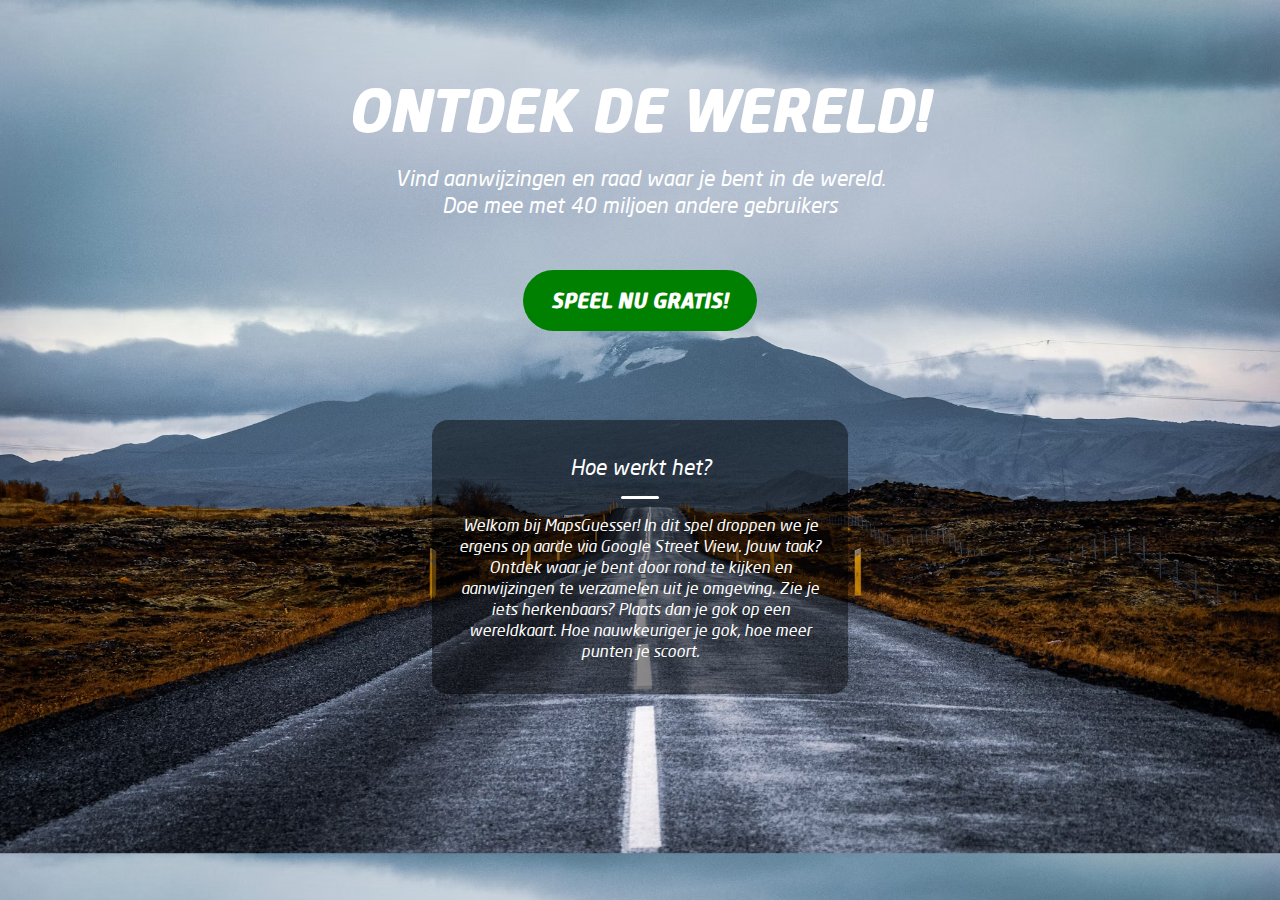
<file: index.html>
<!DOCTYPE html>
<html lang="en">
<head>
    <meta charset="UTF-8">
    <meta name="viewport" content="width=device-width, initial-scale=1.0">
    <title>quizaardijkskunde</title>
    <link rel="stylesheet" href="style.css">
</head>
<body class="bodyindex">
    <h1 class="h1play">ONTDEK DE WERELD!</h1>
    <h2 class="h2play">
        <span>Vind aanwijzingen en raad waar je bent in de wereld.</span>
        <span>Doe mee met 40 miljoen andere gebruikers</span>
    </h2>
    <div class="knopstart">
         <a class="speelhome" href="play.html">SPEEL NU GRATIS!</a>
    </div>

    <div class="review">
        <h2 class="h2play">Hoe werkt het?</h2>
        <hr>
        <p>Welkom bij MapsGuesser! In dit spel droppen we je ergens op aarde via Google Street View. Jouw taak? Ontdek waar je bent door rond te kijken en aanwijzingen te verzamelen uit je omgeving. Zie je iets herkenbaars? Plaats dan je gok op een wereldkaart. Hoe nauwkeuriger je gok, hoe meer punten je scoort.</p>
    </div>
     
    

 <script src="script.js"></script>
</body>
</html>
</file>
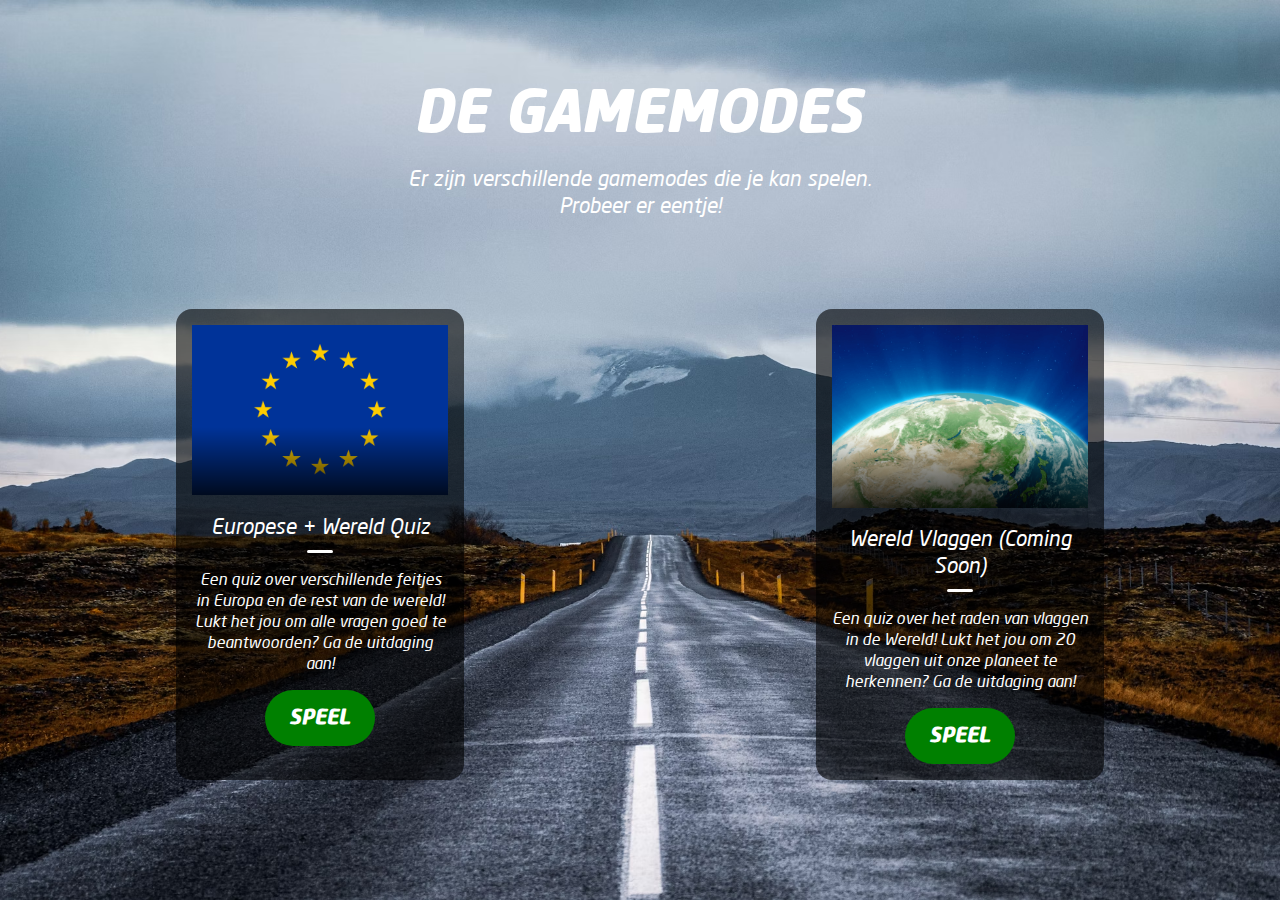
<file: play.html>
<!DOCTYPE html>
<html lang="en">
<head>
    <meta charset="UTF-8">
    <meta name="viewport" content="width=device-width, initial-scale=1.0">
    <title>quizaardijkskunde</title>
    <link rel="stylesheet" href="style.css">
</head>
<body class="bodyplay">

  <main class="main">
   
  <div class="allesplay">
    <h1 class="h1play">DE GAMEMODES</h1>
    <h2 class="h2play">
        <span>Er zijn verschillende gamemodes die je kan spelen.</span>
        <span>Probeer er eentje!</span>
    </h2>
  
    

    <div class="gamemodes">
      <div class="gamemode1">
        <div class="img-cover">
          <img class="img" src="images/european-union-g2dad2e24c_1280.png" alt="">
        </div>
        
        <h2 class="h2play">Europese + Wereld Quiz</h2>
        <hr>
        <p>Een quiz over verschillende feitjes in Europa en de rest van de wereld! Lukt het jou om alle vragen goed te beantwoorden? Ga de uitdaging aan!</p>
        <button class="speel">SPEEL</button>
      </div>

      <div class="gamemode1">
        <div class="img-cover">
          <img class="img" src="images/imageaarde.png" alt="">
        </div>
  
        <h2 class="h2play">Wereld Vlaggen (Coming Soon)</h2>
        <hr>
        <p>Een quiz over het raden van vlaggen in de Wereld! Lukt het jou om 20 vlaggen uit onze planeet te herkennen? Ga de uitdaging aan!</p>
        <button class="speel">SPEEL</button>
      </div>
    </div>
  </div>

  </main>

    <div class="popup-info">
      <h2 class="h2play">Quiz Uitleg</h2>
      <hr>
      <span class="info" >1. Deze vlaggen quiz test je op je kennis van vlaggen.</span>
      <span class="info" >2. Bij elke vraag krijg je een vlag te zien en vul je het land in</span>
      <span class="info" >3. De quiz omvat vragen over verschillende vlaggen van verschillende landen</span>
   

      <div class="button-groep">
        <button class="info-button exit-button">Verlaat Quiz</button>
        <a href="#" class="info-button doorgaan-button">Quiz Spelen</a>
      </div>
    </div>

    <section class="quiz-section">
      <div class="quiz-box">

      <h1 class="h1nieuw">Raad de vlag</h1>
      <img class="imgnieuw" id="flag" src="" alt="vlag van land">
      <input type="text" id="answer" placeholder="Typ land..">
      <button class="nieuwknopsubmit" id="submit">Antwoord</button>
      <a class="verlaatquiznieuw" href="play.html">Verlaat Quiz</a>
      <p id="result"></p>



 <script src="script.js"></script>
</body>
</html>
</file>
<file: style.css>
.bodyindex {
  margin: 0;
  background-image: url(images/photo-1613379293095-d81837c1502d.avif);
  background-size: cover;
  position: relative;

}

.bodyplay {
  margin: 0;
  background: black;
}

.mainquiz {
  background-image: url(images/wereldkaart.jpeg);
  background-size: cover;
  background-position: center;
  min-height: 100vh;
  transition: .3s ease;
  pointer-events: auto;
}



@font-face {
  font-family: 'lettertype';
  src: url(fonts/Core\ Sans\ M\ SC\ 65\ Bold\ Italic.ttf);

}

@font-face {
  font-family: 'lettertype2';
  src: url(fonts/Neo\ Sans\ Italic.ttf);

}

.h1play {
  font-family: 'lettertype';
  font-weight: bold;
  text-align: center;
  font-size: 370%;
  margin-bottom: 1%;
  color: white;
  margin-top: 0;
}

.h1quiz {
  font-family: 'lettertype';
  font-weight: bold;
  color: white;
  margin-top: 0;
}

h2 span {
  display: block;
}

.h2play {
  font-family: 'lettertype2';
  text-align: center;
  font-weight: 10;
  color: white;
  font-size: 130%;
  margin-bottom: 4%;

}

.knopstart {
  text-align: center;
}

.speelhome {
  width: 15%;
  min-width: 200px;
  background-color: green;
  font-family: 'lettertype';
  margin: 0 auto;
  display: flex;
  text-align: center;
  padding: 0.8em;
  border-radius: 1.8em;
  text-decoration: none;
  color: white;
  flex-direction: column;
  font-weight: 600;
  font-size: 130%;
  align-items: center;
  cursor: pointer;
}

.review {
  width: 30%;
  min-width: 170px;
  height: auto;
  padding: 1em;
  background-color: black;
  background-color: rgba(0, 0, 0, 0.45);
  border-radius: 1em;
  display: flex;
  margin: 0 auto;
  margin-top: 7%;
  display: block;
}

p {
  font-family: 'lettertype2';
  color: white;
  text-align: center;

}

.h2uitleg {
  font-size: 1.6em;
  font-weight: 590;
  margin-bottom: 0.6em;
}

hr {
  border: none;
  width: 10%;
  background-color: white;
  height: 0.2em;
  border-radius: 1em;




}


.image-container {
  position: relative;
  width: 100%;
  height: 50vh;
  background: linear-gradient(to bottom, rgba(0, 0, 0, 0) 0%, rgb(233, 229, 229)100%), url('images/photo-1613379293095-d81837c1502d.avif') no-repeat center center;
  background-size: cover;
}

.content-overlay {
  position: absolute;
  top: 0;
  left: 0;
  right: 0;
  bottom: 0;
  display: flex;
  flex-direction: column;
  justify-content: center;
  align-items: center;

}

.content-below {
  background-color: rgb(233, 229, 229);
  padding: 20px;
}

.gamemodes {
  display: flex;
  justify-content: space-between;

}

.gamemode1 {
  width: 20%;
  min-width: 140px;
  padding: 1em;
  background-color: rgba(0, 0, 0, 0.6);
  border-radius: 1em;
  margin: 0 auto;
  margin-top: 3%;
  position: relative;
}

.img-cover {
  display: block;
  width: 100%;
  position: relative;

}

.img-cover::after {
  content: '';
  position: absolute;
  left: 0;
  right: 0;
  bottom: 0;
  height: 40%;
  background: linear-gradient(to top,
      rgba(0, 0, 0, 0.8),
      transparent);

}

.img {
  height: auto;
  width: 100%;
  display: block;


}

.speel {
  width: 40%;
  min-width: 110px;
  background-color: green;
  font-family: 'lettertype';
  margin: 0 auto;
  display: flex;
  text-align: center;
  padding: 0.8em;
  border-radius: 1.8em;
  text-decoration: none;
  color: white;
  flex-direction: column;
  font-weight: 600;
  font-size: 130%;
  align-items: center;
  cursor: pointer;
  padding-top: 0.6em;
  border: none;

}

.speel:hover {
  background: rgb(114, 226, 114);
  box-shadow: none;
}

.popup-info {
  position: absolute;
  top: 50%;
  left: 50%;
  transform: translate(-50%, -50%) scale(.9);
  width: 20%;
  min-width: 275px;
  background-color: rgba(0, 0, 0, 0.6);
  border-radius: 1em;
  padding: 1em 1.5em;
  opacity: 0;
  pointer-events: none;
  transition: .3s ease;
}

.popup-info.active {
  opacity: 1;
  pointer-events: auto;
  transform: translate(-50%, -50%) scale(1);
}

.popup-info .info {
  display: inline-block;
  margin: 4px 0;
}

.popup-info .button-groep {
  display: flex;
  justify-content: space-between;
  align-items: center;
  margin: 5%;
}

.popup-info .button-groep .info-button {
  display: inline-flex;
  justify-content: center;
  align-items: center;
  width: 30%;
  height: 45px;
  background: green;
  border: 2px solid green;
  outline: none;
  border-radius: 0.5em;
  text-decoration: none;
  color: white;
  cursor: pointer;
  font-family: 'lettertype';
  font-weight: 600;
  transition: .7s;
  text-align: center;

}

.popup-info .button-groep .info-button:nth-child(1) {
  background: transparent;
}

.popup-info .button-groep .info-button:nth-child(1):hover {
  background: green;
  color: white;
}

.popup-info .button-groep .info-button:nth-child(2):hover {
  background: rgb(114, 226, 114);
}

span {
  color: white;
  font-family: 'lettertype2';
}

.main {
  background-image: url(images/photo-1613379293095-d81837c1502d.avif);
  background-size: cover;
  background-position: center;
  min-height: 100vh;
  transition: .3s ease;
  pointer-events: auto;
}

.main.active {
  filter: blur(15px);
  pointer-events: none;
}

.h1play {
  margin-top: 0;
  padding-top: 1.2em;
}

.container {
  height: 100vh;
  display: flex;
}


.allesplay {
  opacity: 1;
  visibility: visible;
  transition: opacity 2.2s ease, visibility 2.2s ease;
}

.allesplay.hidden {
  opacity: 0;
  visibility: hidden;
}

.quiz-section {
  position: absolute;
  top: 50%;
  left: 50%;
  transform: translate(-50%, -50%);
  width: 37%;
  min-width: 300px;
  background-color: rgba(0, 0, 0, 0.6);
  display: flex;
  justify-content: center;
  align-items: center;
  margin: 0 auto;
  border-radius: 1em;
  opacity: 0;
  pointer-events: none;
  transition: .3s ease;
}

.quiz-section.active {
  opacity: 1;
  pointer-events: auto;

}

.quiz-section .quiz-box {
  position: relative;
  width: 500px;
  background: transparent;
  border-radius: 6px;
  display: flex;
  flex-direction: column;
  padding: 40px 50px;
  opacity: 0;
  pointer-events: none;
  transform: scale(.9);
  transition: .3s ease;
  transition-delay: 0s;
}

.quiz-section .quiz-box.active {
  opacity: 1;
  pointer-events: auto;
  transform: scale(1);
  transition: .5s ease;
  transition-delay: .5s;
}

.quiz-box h1 {
  font-size: 32px;
  text-align: center;
  background: linear-gradient(55deg, transparent, green), transparent;
  border-radius: 6px;
}

.quiz-box .quiz-header {
  display: flex;
  justify-content: space-between;
  align-items: center;
  padding: 20px 0;
  border-bottom: 2px dashed;
  margin-bottom: 30px;
}

.quiz-header span {
  font-size: 18px;
  font-weight: 300;
}

.quiz-header .header-score {
  background: grey;
  border-radius: 6px;
  padding: 0.5em;
  text-align: center;
}

.quiz-box .question-text {
  font-size: 24px;
  font-weight: 600;
  color: white;
  font-family: 'lettertype2';
}

.option-list .option {
  width: 94%;
  padding: 12px;
  background: transparent;
  border: 2px solid rgba(255, 255, 255, .3);
  border-radius: 3px;
  font-size: 17px;
  margin: 15px 0;
  cursor: pointer;
  transition: .3s;
}

.option-list .option:hover {
  background: rgba(255, 255, 255, .1);
  border-color: rgba(255, 255, 255, .1);
}

.option-list .option.correct {
  background: transparent;
  color: #00a63d;
  border-color: #00a63d;
}

.option-list .option.fout {
  color: rgb(255, 40, 40);
  border-color: rgb(255, 40, 40);
}

.option-list .option.disabled {
  pointer-events: none;
}

.quiz-box .quiz-footer {
  display: flex;
  justify-content: space-between;
  align-items: center;
  border-top: 2px dashed;
  padding-top: 20px;
  margin-top: 30px;

}

.quiz-footer .question-total {
  font-size: 16px;
  font-weight: 600;
}

.quiz-footer .next-btn {
  width: 85px;
  height: 40px;
  background: grey;
  outline: none;
  border-radius: 6px;
  border: 2px solid grey;
  font-size: 16px;
  color: white;
  font-weight: 600;
  cursor: pointer;
  transition: .5s;
  pointer-events: none;

}

.quiz-footer .next-btn:hover.active {
  background: rgb(142, 218, 142);
  border-color: rgb(142, 218, 142);

}

.quiz-footer .next-btn.active {
  pointer-events: auto;
  background-color: #00a63d;
  border-color: #00a63d;
}

.quiz-section .result-box {
  position: absolute;
  top: 50%;
  left: 50%;
  transform: translate(-50%, -50%);
  width: 500px;
  background: transparent;
  border-radius: 6px;
  padding: 20px;
  display: flex;
  flex-direction: column;
  align-items: center;
  opacity: 0;
  pointer-events: none;
  transition: .3s ease;
}

.quiz-section .result-box.active {
  opacity: 1;
  pointer-events: auto;

}

.result-box h2 {
  font-size: 52px;
  font-family: 'lettertype';
  color: white;
}

.result-box .percentage-container {
  width: 300px;
  display: flex;
  flex-direction: column;
  align-items: center;
  margin: 20px 0 40px;
}

.result-box .circular-progress {
  position: relative;
  width: 250px;
  height: 250px;
  background: green;
  border: 3px dashed lightgreen;
  border-radius: 50%;
  display: flex;
  justify-content: center;
  align-items: center;
}

.percentage-container .circular-progress::before {
  content: '';
  position: absolute;
  width: 210px;
  height: 210px;
  background: green;
  border-radius: 50%;
}

.circular-progress .progress-value {
  position: relative;
  font-size: 45px;
  font-weight: 600;
}

.percentage-container .score-text {
  font-size: 26px;
  font-weight: 600;
  margin-top: 20px;
}

.tryAgain-btn {
  width: 130px;
  height: 47px;
  background: green;
  border: 2px solid green;
  outline: none;
  border-radius: 6px;
  color: white;
  font-weight: 600;
  margin: 0 20px 20px;
  cursor: pointer;
  transition: .5s;
  font-family: 'lettertype';
}

.goHome-btn {
  width: 130px;
  height: 47px;
  background: green;
  border: 2px solid green;
  outline: none;
  border-radius: 6px;
  color: white;
  font-weight: 600;
  margin: 0 20px 20px;
  cursor: pointer;
  transition: .5s;
  text-align: center;
  align-items: center;
  text-decoration: none;
  font-family: 'lettertype';

}

.buttons button:nth-child(1):hover {
  background: rgb(35, 156, 35);
  border-color: rgb(35, 156, 35);
}

.goHome-btn {
  background: transparent;
  color: white;
}

.goHome-btn:hover {
  background: green;
}

.result-box .buttons {
  display: flex;
}

.h1nieuw {
  font-family: 'lettertype';
  font-weight: bold;
  color: white;
  margin-top: 0;
}

.nieuwknopsubmit {
  padding: 1em;
  background: green;
  border: 2px solid green;
  outline: none;
  border-radius: 0.8em;
  text-decoration: none;
  color: white;
  cursor: pointer;
  font-family: 'lettertype';
  font-weight: 600;
  transition: .7s;
  text-align: center;
  font-size: large;
  margin-top: 20px;
}

input {
  margin-top: 20px;
  border: none;
  padding: 0.8em;
  border-radius: 0.8em;
  font-family: 'lettertype';
}

.imgnieuw {
  max-width: 100%;
}

.verlaatquiznieuw {
  padding: 1em;
  border: 2px solid green;
  outline: none;
  border-radius: 0.8em;
  text-decoration: none;
  color: white;
  cursor: pointer;
  font-family: 'lettertype';
  font-weight: 600;
  transition: .7s;
  text-align: center;
  font-size: large;
  margin-top: 10px;
}
</file>
